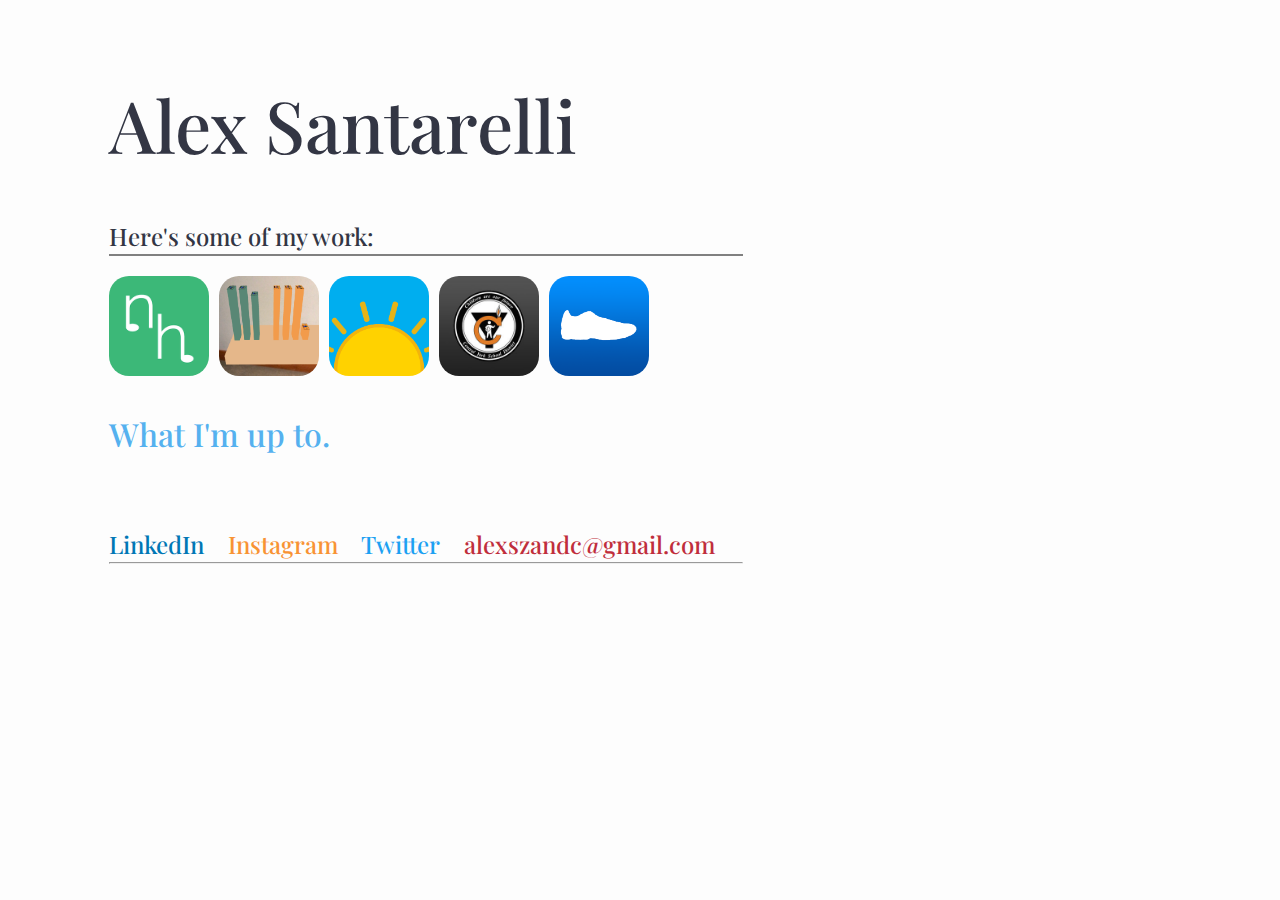
<file: index.html>
<!DOCTYPE html>
<html>
<head>
  <meta charset="UTF-8">
  <meta name="author" content="Alex Santarelli">
  <meta name="keywords" content="NoiseHub CYHS Blueprint Ventures Loyola iInnovate">

  <link href='styles.css' rel='stylesheet' type='text/css'>
  <link href="https://fonts.googleapis.com/css?family=Playfair+Display" rel="stylesheet">

  <!--- <link href="https://fonts.googleapis.com/css?family=Roboto:400,500" rel="stylesheet"> -->
   <!--- <link href="https://fonts.googleapis.com/css?family=Lobster|Open+Sans" rel="stylesheet"> -->
</head>
<body>
  <h1 class="name">Alex Santarelli</h1>
  <!--

  <img src="images/pic.jpg" width="200px" height="200px" alt="Portrait" class="profpic" />
  <p class="bio">My father passed away when I was six years old. What I learned from him passing was that I want<br/>
     to defy the odds and people's expectations. I want to change the world and I have a certain force<br />
     in me that never stops. This force has allowed me to pursue my passion of impacting people through<br />
     technology by learning to create iOS apps. I have created eight apps to date, ranging from a <br />
     social network for music, education apps using iBeacons, and a running calculator. My passion has<br />
     also fueled my interest in meeting new people, traveling to the west, and to start taking those first<br />
     steps in impacting people's lives. <br /><br />I cannot wait to work and meet you to see all the amazing
     ideas we have and things we will create.</p>
     <a href="http://www.noisehub.co" class="nhlink">NoiseHub</a>
  -->
  <h3 class="worktitle">Here's some of my work:</h3>
  <hr align="left" noshade/>

  <div>
    <a href="http://www.noisehub.co">
    <img src="images/nhappicon.png" width="100px" height="100px" alt="NoiseHub App Icon" class="nhicon" />
    </a>

    <a href="https://github.com/Alexs2424/ShowMeTheMoney">
    <img src="images/money.PNG" width="100px" height="100px" alt="Show Me the Money Picture App Icon" class="moneyicon" />
    </a>

    <a href="https://itunes.apple.com/us/app/chariot-the-accompanying-app-for-apollo/id1070545183?mt=8">
    <img src="images/sunicon.png" width="100px" height="100px" alt="Chariot iBeacon App Icon" class="sunicon" />
    </a>

    <a href="https://itunes.apple.com/us/app/central-york-high-school/id1200315804?mt=8">
    <img src="images/cyhsicon.jpg" width="100px" height="100px" alt="CYHS App Icon" class="cyhsicon" />
    </a>

    <a href="https://itunes.apple.com/us/app/runcalc-designed-to-make-you-run-better/id1039674012?mt=8">
    <img src="images/runicon.png" width="100px" height="100px" alt="RunCalc App Icon" class="runicon" />
    </a>
  </div>
  <a href="http://www.catamaran.cc/story/24/student-of-serial-entrepreneurship" class="more">
  <h3 class="worktitle more">What I'm up to.</h3>
  </a>
  <br />
  <br />
  <h3 class="worktitle"><a href="https://www.linkedin.com/in/alexsantarelli/"><span class="linkedIn">LinkedIn</span></a>&nbsp;&nbsp;&nbsp;
    <a href="https://www.instagram.com/santarelli_alex/"><span class="instagram">Instagram</span></a>&nbsp;&nbsp;&nbsp;
      <a href="https://twitter.com/NSSantarelli"><span class="twitter">Twitter</span></a>&nbsp;&nbsp;&nbsp;
      <a href="mailto:alexszandc@gmail.com" class="email">alexszandc@gmail.com</a>
  </h3>
  <hr />

</body>
</html>
</file>
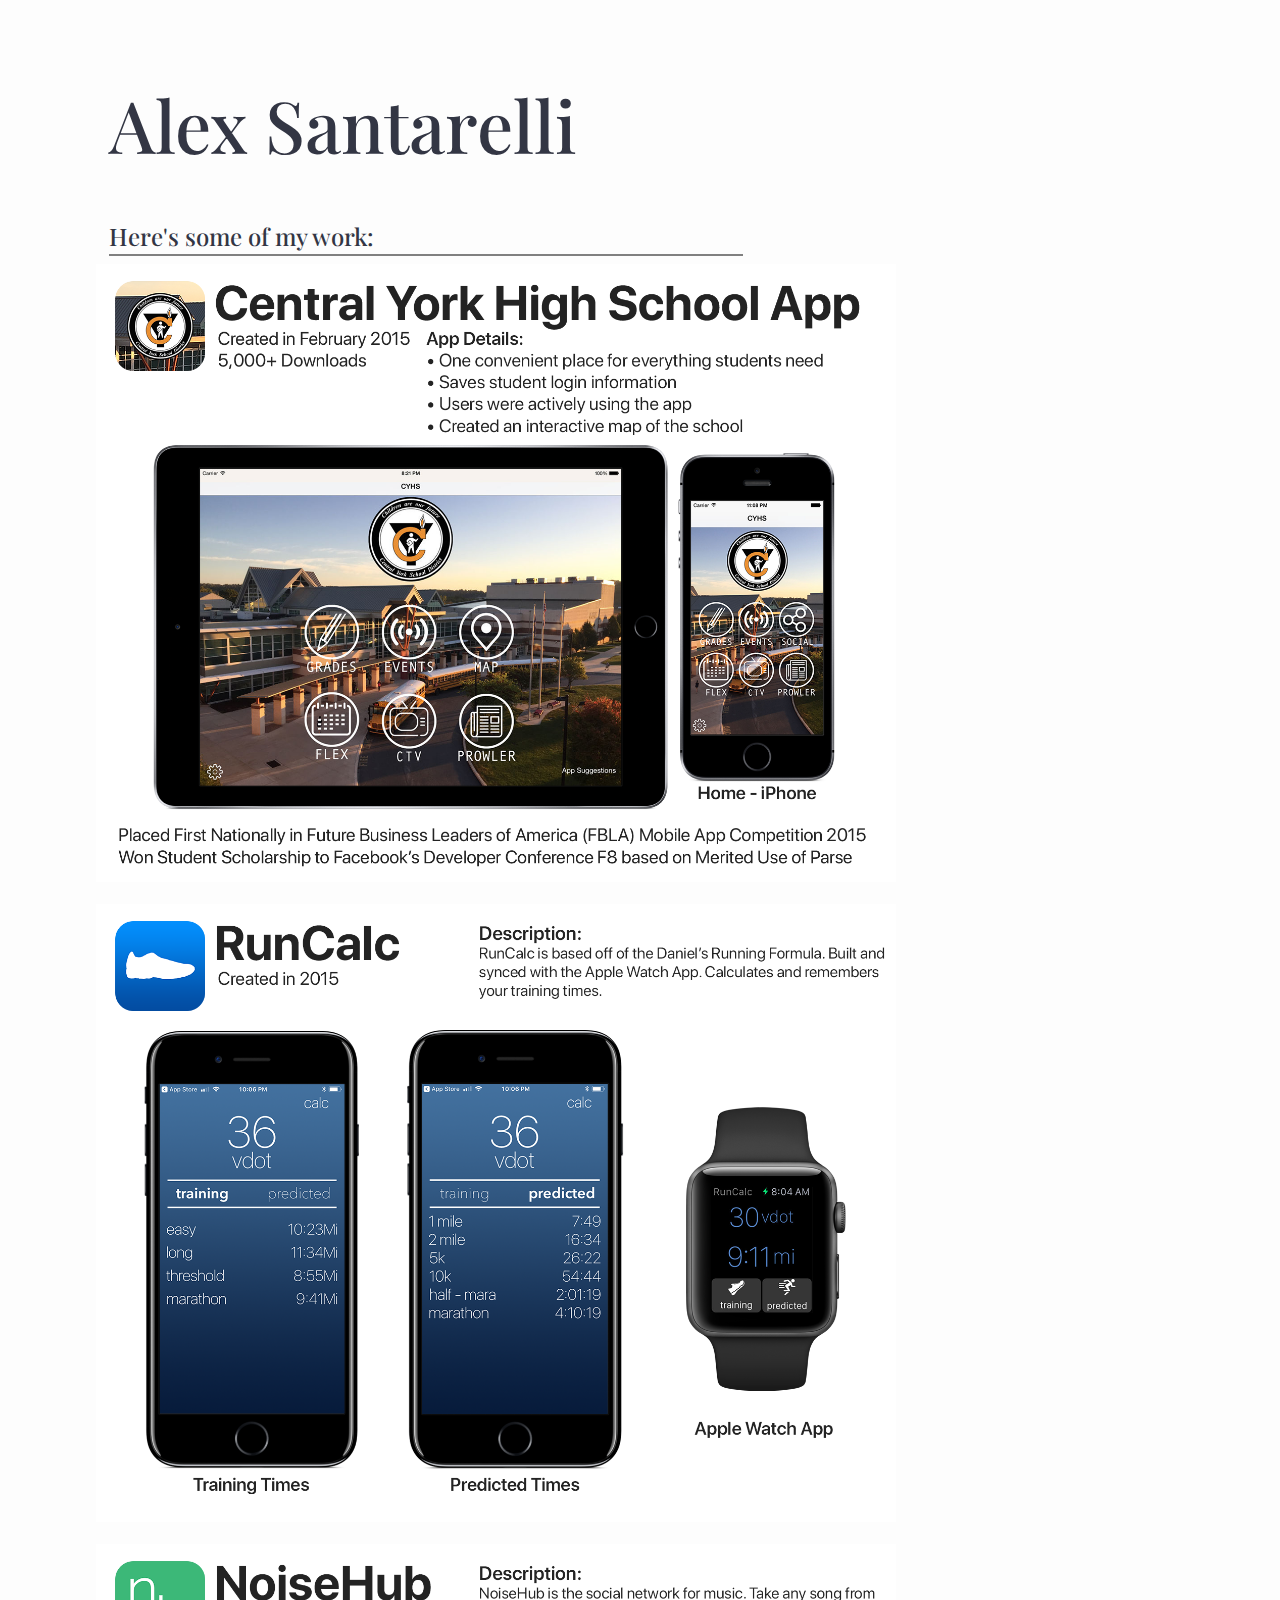
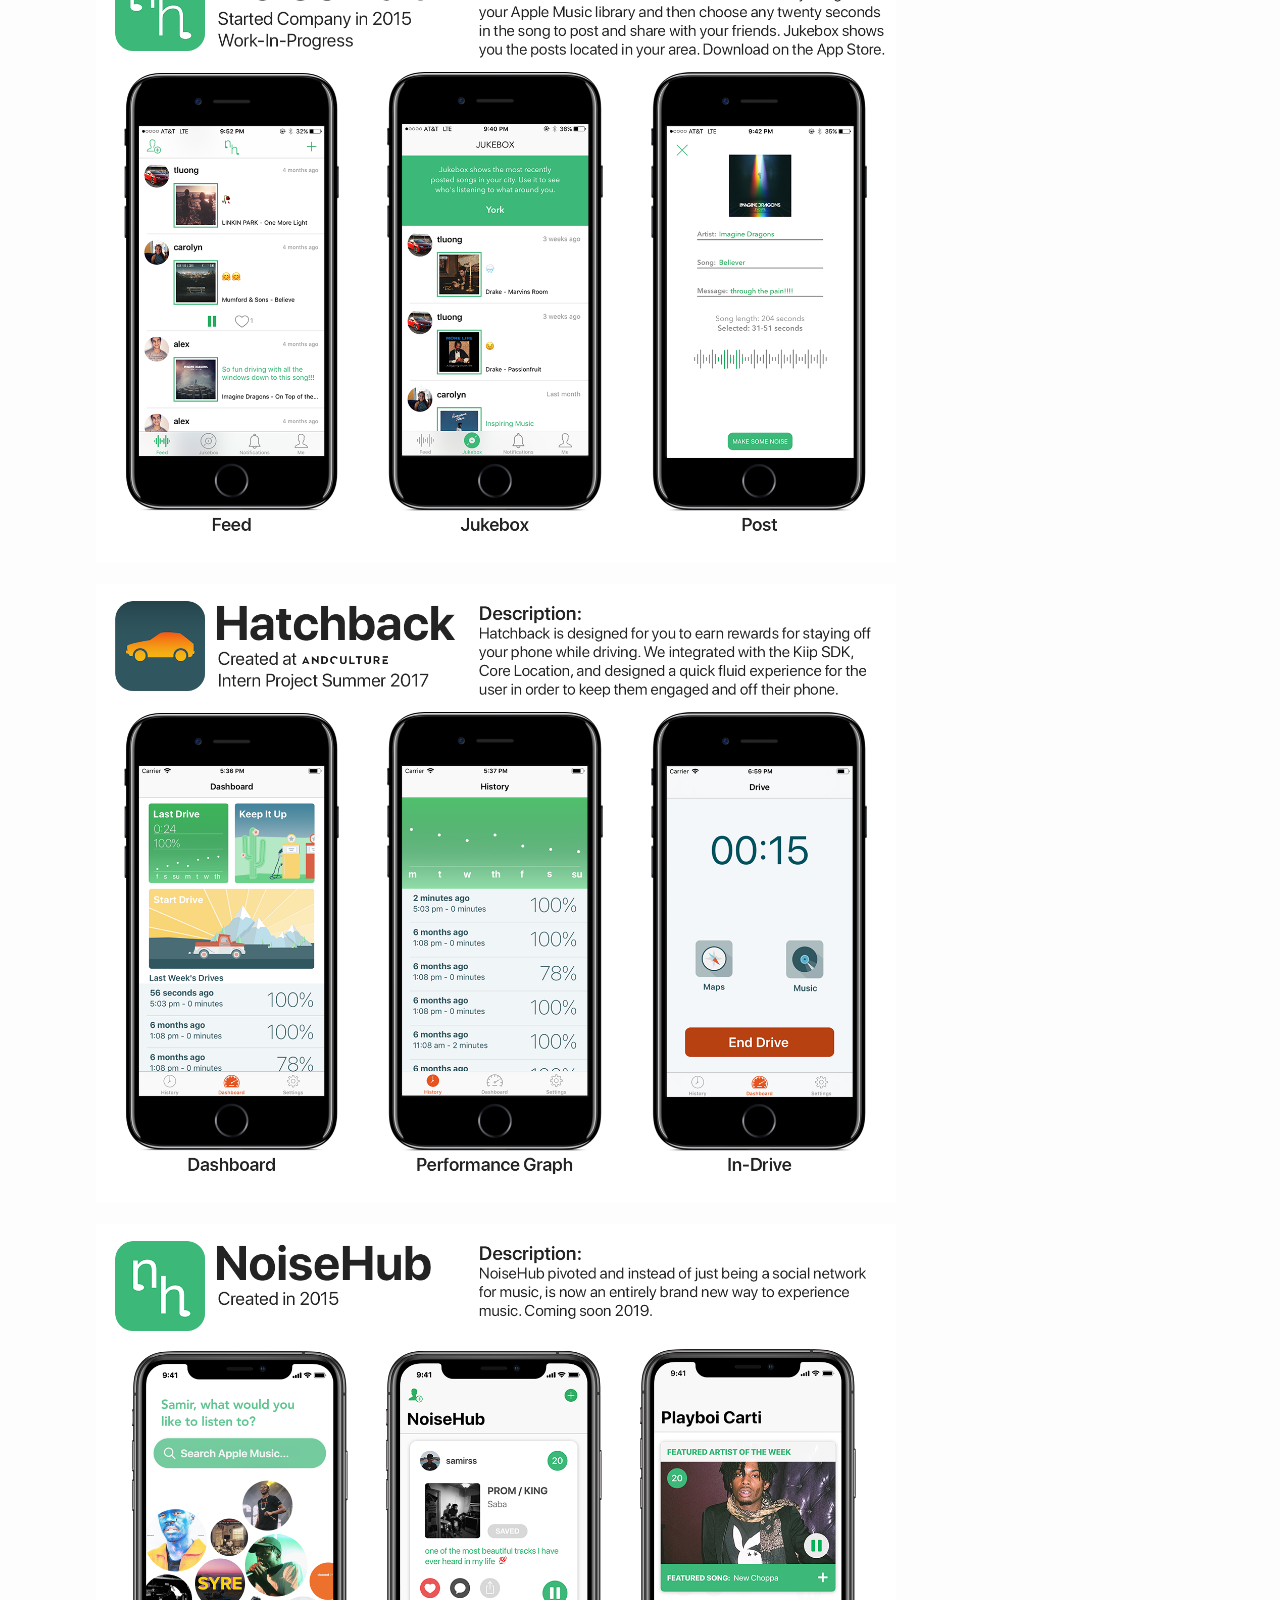
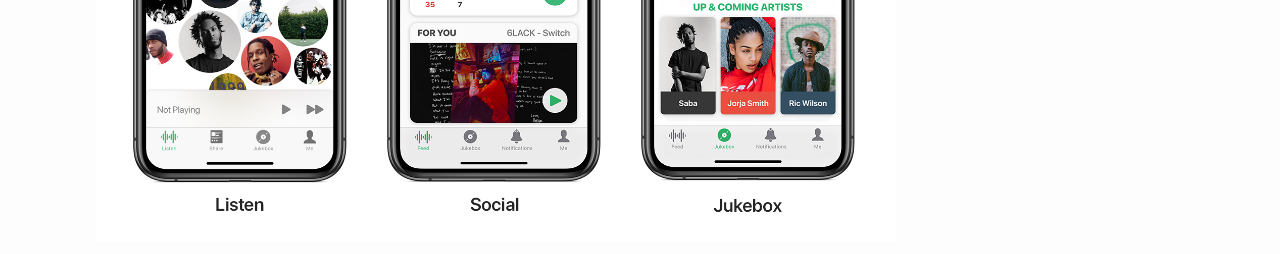
<file: Home/index.html>
<!DOCTYPE html>
<html>
<head>
  <meta charset="UTF-8">
  <meta name="author" content="Alex Santarelli">
  <meta name="keywords" content="NoiseHub CYHS Blueprint Ventures Loyola iInnovate">

  <link href='styles.css' rel='stylesheet' type='text/css'>
  <link href="https://fonts.googleapis.com/css?family=Playfair+Display" rel="stylesheet">

  <!--- <link href="https://fonts.googleapis.com/css?family=Roboto:400,500" rel="stylesheet"> -->
   <!--- <link href="https://fonts.googleapis.com/css?family=Lobster|Open+Sans" rel="stylesheet"> -->
</head>
<body>
  <h1 class="name">Alex Santarelli</h1>
  <!--

  <img src="images/pic.jpg" width="200px" height="200px" alt="Portrait" class="profpic" />
  <p class="bio">My father passed away when I was six years old. What I learned from him passing was that I want<br/>
     to defy the odds and people's expectations. I want to change the world and I have a certain force<br />
     in me that never stops. This force has allowed me to pursue my passion of impacting people through<br />
     technology by learning to create iOS apps. I have created eight apps to date, ranging from a <br />
     social network for music, education apps using iBeacons, and a running calculator. My passion has<br />
     also fueled my interest in meeting new people, traveling to the west, and to start taking those first<br />
     steps in impacting people's lives. <br /><br />I cannot wait to work and meet you to see all the amazing
     ideas we have and things we will create.</p>
     <a href="http://www.noisehub.co" class="nhlink">NoiseHub</a>
  -->
  <h3 class="worktitle">Here's some of my work:</h3>
  <hr align="left" noshade/>

<a href="https://itunes.apple.com/us/app/cyhs/id918438618">
<img src="images/cyhs.png" width="800px" height="618px" alt="cyhs portfolio" class="portfolio" style="margin-left:7%;"/>
</a> 
<br /><br />
<a href="https://itunes.apple.com/us/app/runcalc-designed-to-make-you-run-better/id1039674012?mt=8">
<img src="images/runcalc.png" width="800px" height="618px" alt="runcalc portfolio" class="portfolio" style="margin-left:7%;"/>
</a>
<br /><br />
<a href="http://www.noisehub.co">
<img src="images/nhbefore.png" width="800px" height="618px" alt="noisehub before redesign portfolio" class="portfolio" style="margin-left:7%;"/>
</a>
<br /><br />
<a href="http://www.andculture.com">
<img src="images/hatchback.png" width="800px" height="618px" alt="hatchback portfolio" class="portfolio" style="margin-left:7%;"/>
</a>
<br /><br />
<a href="http://www.noisehub.co">
<img src="images/nhredesign.png" width="800px" height="618px" alt="cyhs portfolio" class="portfolio" style="margin-left:7%;"/>
</a>
<!--
  <div>
    <a href="http://www.noisehub.co">
    <img src="images/nhappicon.png" width="100px" height="100px" alt="NoiseHub App Icon" class="nhicon" />
    </a>

    <a href="https://github.com/Alexs2424/ShowMeTheMoney">
    <img src="images/money.PNG" width="100px" height="100px" alt="Show Me the Money Picture App Icon" class="moneyicon" />
    </a>

    <a href="https://itunes.apple.com/us/app/chariot-the-accompanying-app-for-apollo/id1070545183?mt=8">
    <img src="images/sunicon.png" width="100px" height="100px" alt="Chariot iBeacon App Icon" class="sunicon" />
    </a>

    <a href="https://itunes.apple.com/us/app/central-york-high-school/id1200315804?mt=8">
    <img src="images/cyhsicon.jpg" width="100px" height="100px" alt="CYHS App Icon" class="cyhsicon" />
    </a>

    <a href="https://itunes.apple.com/us/app/runcalc-designed-to-make-you-run-better/id1039674012?mt=8">
    <img src="images/runicon.png" width="100px" height="100px" alt="RunCalc App Icon" class="runicon" />
    </a>
  </div>
  <a href="http://www.catamaran.cc/story/24/student-of-serial-entrepreneurship" class="more">
  <h3 class="worktitle more">What I'm up to.</h3>
  </a>
  <br />
  <br />
  <h3 class="worktitle"><a href="https://www.linkedin.com/in/alexsantarelli/"><span class="linkedIn">LinkedIn</span></a>&nbsp;&nbsp;&nbsp;
    <a href="https://www.instagram.com/santarelli_alex/"><span class="instagram">Instagram</span></a>&nbsp;&nbsp;&nbsp;
      <a href="https://twitter.com/NSSantarelli"><span class="twitter">Twitter</span></a>&nbsp;&nbsp;&nbsp;
      <a href="mailto:alexszandc@gmail.com" class="email">alexszandc@gmail.com</a>
  </h3>
  <hr />
-->
</body>
</html>
</file>
<file: styles.css>
body {
  background-color: #fdfdfd;
}

hr {
  width: 50%;
  color: #333644;

  margin-left: 8%;
}

a:link {
  text-decoration: none;
}

a:visited {
  text-decoration: none;
  color: #0074e4;
}

.header img {
  float: left;
}

.header h1 {
  position: relative;
  top: 18px;
  left: 10px;
}

.profpic {
  border-radius: 50px;
  margin-left: 2.5%;

}

.name {
  font-family: 'Playfair Display', serif;
  font-weight: 500;
  font-size: 72px;
  color: #333644;

  margin-top: 6%;
  margin-left: 8%;
}

.worktitle {
  font-family: 'Playfair Display', serif;
  font-weight: 500;
  font-size: 24px;
  color: #333644;

  margin-bottom: -0.5%;
  margin-left: 8%;
}

.nh {
  margin-top: 2%;
  margin-left: 8%;
}

.nhlink {
  font-family: 'Playfair Display', serif;
  font-weight: 600;
  font-size: 48px;
  color: #333644;
  margin-top: 0%;
  margin-left: 8%;
}

.nhicon {
  border-radius: 20px;
  margin-left: 8%;
  margin-top: 1%;
}

.moneyicon {
  border-radius: 20px;
  margin-left: 6px;
}

.sunicon {
    border-radius: 20px;
    margin-left: 6px;
}

.cyhsicon {
  border-radius: 20px;
  margin-left: 6px;
}

.runicon {
  border-radius: 20px;
  margin-left: 6px;
}

.bio {
  font-family: 'Roboto', sans-serif;
  font-weight: 500;
  font-size: 20px;
  line-height: 170%;

  margin-left: 2.5%;
}

.more {
  color: #55B1EF;
  font-size: 32px;
}

.social {
  margin-top: 0%;
}

.linkedIn {
  color: #0077B5;
}

.instagram {
  color: #F89334;
}

.twitter {
  color: #1DA1F2;
}

.email {
  color: #C02E3C;
}
</file>
<file: Home/styles.css>
body {
  background-color: #fdfdfd;
}

hr {
  width: 50%;
  color: #333644;

  margin-left: 8%;
}

a:link {
  text-decoration: none;
}

a:visited {
  text-decoration: none;
  color: #0074e4;
}

.header img {
  float: left;
}

.header h1 {
  position: relative;
  top: 18px;
  left: 10px;
}

.profpic {
  border-radius: 50px;
  margin-left: 2.5%;

}

.name {
  font-family: 'Playfair Display', serif;
  font-weight: 500;
  font-size: 72px;
  color: #333644;

  margin-top: 6%;
  margin-left: 8%;
}

.worktitle {
  font-family: 'Playfair Display', serif;
  font-weight: 500;
  font-size: 24px;
  color: #333644;

  margin-bottom: -0.5%;
  margin-left: 8%;
}

.nh {
  margin-top: 2%;
  margin-left: 8%;
}

.nhlink {
  font-family: 'Playfair Display', serif;
  font-weight: 600;
  font-size: 48px;
  color: #333644;
  margin-top: 0%;
  margin-left: 8%;
}

.nhicon {
  border-radius: 20px;
  margin-left: 8%;
  margin-top: 1%;
}

.moneyicon {
  border-radius: 20px;
  margin-left: 6px;
}

.sunicon {
    border-radius: 20px;
    margin-left: 6px;
}

.cyhsicon {
  border-radius: 20px;
  margin-left: 6px;
}

.runicon {
  border-radius: 20px;
  margin-left: 6px;
}

.bio {
  font-family: 'Roboto', sans-serif;
  font-weight: 500;
  font-size: 20px;
  line-height: 170%;

  margin-left: 2.5%;
}

.more {
  color: #55B1EF;
  font-size: 32px;
}

.social {
  margin-top: 0%;
}

.linkedIn {
  color: #0077B5;
}

.instagram {
  color: #F89334;
}

.twitter {
  color: #1DA1F2;
}

.email {
  color: #C02E3C;
}
</file>
